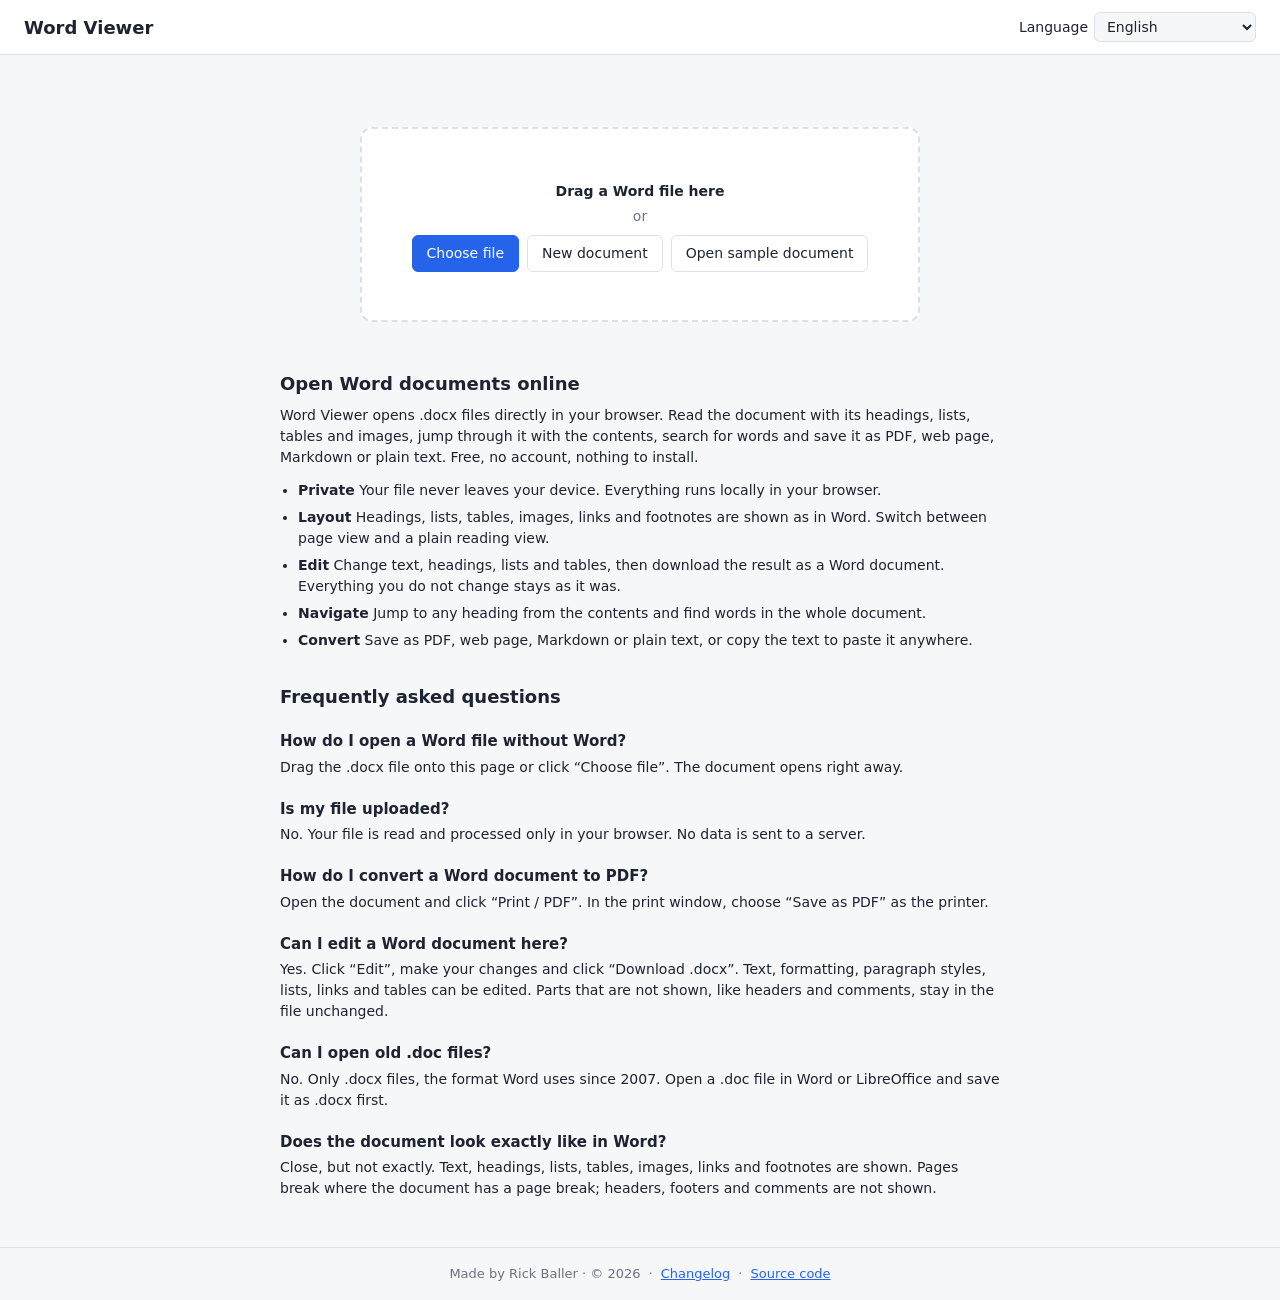
<file: index.html>
<!doctype html>
<html lang="en">
<head>
  <meta charset="utf-8">
  <meta name="viewport" content="width=device-width, initial-scale=1">
  <title>Word Viewer – Open and Edit DOCX Files Online, Free</title>
  <meta name="description" content="Open, read and edit Word documents (.docx) in your browser. Free, no sign-up and no upload: your file stays on your device. Download the edited .docx or save as PDF, HTML, Markdown or plain text.">
  <link rel="canonical" href="https://word-viewer.app/">

  <meta property="og:type" content="website">
  <meta property="og:site_name" content="Word Viewer">
  <meta property="og:title" content="Word Viewer – Open and Edit DOCX Files Online, Free">
  <meta property="og:description" content="Open and edit Word documents in your browser. Free, no sign-up, no upload.">
  <meta property="og:url" content="https://word-viewer.app/">
  <meta property="og:image" content="https://word-viewer.app/og-image.png">
  <meta property="og:image:width" content="1200">
  <meta property="og:image:height" content="630">
  <meta property="og:image:alt" content="Word Viewer: open Word documents in your browser">
  <meta property="og:locale" content="en_US">
  <meta name="twitter:card" content="summary_large_image">

  <link rel="icon" href="favicon.ico" sizes="32x32">
  <link rel="icon" href="favicon.svg" type="image/svg+xml">
  <link rel="apple-touch-icon" href="apple-touch-icon.png">
  <link rel="manifest" href="site.webmanifest">
  <meta name="theme-color" content="#ffffff" media="(prefers-color-scheme: light)">
  <meta name="theme-color" content="#1c1f25" media="(prefers-color-scheme: dark)">

  <script type="application/ld+json">
  {
    "@context": "https://schema.org",
    "@graph": [
      {
        "@type": "WebSite",
        "@id": "https://word-viewer.app/#website",
        "url": "https://word-viewer.app/",
        "name": "Word Viewer",
        "inLanguage": "en"
      },
      {
        "@type": "WebApplication",
        "@id": "https://word-viewer.app/#app",
        "name": "Word Viewer",
        "url": "https://word-viewer.app/",
        "description": "Open, read and edit Word documents (.docx) in your browser. Your file stays on your device.",
        "applicationCategory": "BusinessApplication",
        "operatingSystem": "Any",
        "browserRequirements": "Requires JavaScript",
        "isAccessibleForFree": true,
        "offers": { "@type": "Offer", "price": "0", "priceCurrency": "EUR" },
        "featureList": [
          "Open .docx files without uploading them",
          "Headings, lists, tables, images, links and footnotes",
          "Page view and reading view",
          "Contents to jump to any heading",
          "Find words in the whole document",
          "Create new Word documents",
          "Edit text, formatting, paragraph styles, lists, links and tables",
          "Download the edited document as .docx",
          "Save as PDF, HTML, Markdown or plain text",
          "Available in 17 languages"
        ],
        "screenshot": "https://word-viewer.app/og-image.png",
        "author": { "@id": "https://word-viewer.app/#author" }
      },
      {
        "@type": "Person",
        "@id": "https://word-viewer.app/#author",
        "name": "Rick Baller",
        "url": "https://github.com/RicBaller"
      },
      {
        "@type": "FAQPage",
        "mainEntity": [
          {
            "@type": "Question",
            "name": "How do I open a Word file without Word?",
            "acceptedAnswer": { "@type": "Answer", "text": "Drag the .docx file onto this page or click “Choose file”. The document opens right away." }
          },
          {
            "@type": "Question",
            "name": "Is my file uploaded?",
            "acceptedAnswer": { "@type": "Answer", "text": "No. Your file is read and processed only in your browser. No data is sent to a server." }
          },
          {
            "@type": "Question",
            "name": "How do I convert a Word document to PDF?",
            "acceptedAnswer": { "@type": "Answer", "text": "Open the document and click “Print / PDF”. In the print window, choose “Save as PDF” as the printer." }
          },
          {
            "@type": "Question",
            "name": "Can I edit a Word document here?",
            "acceptedAnswer": { "@type": "Answer", "text": "Yes. Click “Edit”, make your changes and click “Download .docx”. Text, formatting, paragraph styles, lists, links and tables can be edited. Parts that are not shown, like headers and comments, stay in the file unchanged." }
          },
          {
            "@type": "Question",
            "name": "Can I open old .doc files?",
            "acceptedAnswer": { "@type": "Answer", "text": "No. Only .docx files, the format Word uses since 2007. Open a .doc file in Word or LibreOffice and save it as .docx first." }
          },
          {
            "@type": "Question",
            "name": "Does the document look exactly like in Word?",
            "acceptedAnswer": { "@type": "Answer", "text": "Close, but not exactly. Text, headings, lists, tables, images, links and footnotes are shown. Pages break where the document has a page break; headers, footers and comments are not shown." }
          }
        ]
      }
    ]
  }
  </script>

  <link rel="stylesheet" href="style.css">
</head>
<body>
  <header class="topbar">
    <h1>Word Viewer</h1>
    <div class="topbar-end">
    <div class="actions" id="actions" hidden>
      <span id="fileInfo" class="muted"></span>
      <div class="toggle" role="group" data-i18n-aria-label="view">
        <button id="pageViewBtn" type="button" class="secondary" data-i18n="pageView">Page</button>
        <button id="textViewBtn" type="button" class="secondary" data-i18n="textView">Text</button>
        <button id="editViewBtn" type="button" class="secondary" data-i18n="edit">Edit</button>
      </div>
      <div class="split-button">
        <button id="printBtn" type="button" data-i18n="print">Print / PDF</button>
        <button id="exportMenuBtn" type="button" aria-haspopup="menu" data-i18n-aria-label="otherFormats" aria-label="Other formats"><span aria-hidden="true">▾</span></button>
      </div>
      <button id="closeBtn" type="button" class="secondary" data-i18n="openOther">Other file</button>
    </div>
    <label class="lang">
      <span data-i18n="language">Language</span>
      <select id="languageSelect"></select>
    </label>
    </div>
  </header>

  <main>
    <section id="dropzone" class="dropzone">
      <p><strong data-i18n="dropTitle">Drag a Word file here</strong></p>
      <p class="muted" data-i18n="or">or</p>
      <div class="dropzone-actions">
        <label class="button">
          <span data-i18n="chooseFile">Choose file</span>
          <input type="file" id="fileInput" accept=".docx,.docm,.dotx,.dotm,application/vnd.openxmlformats-officedocument.wordprocessingml.document" hidden>
        </label>
        <button id="newDocBtn" type="button" class="secondary" data-i18n="newDocument">New document</button>
        <button id="sampleBtn" type="button" class="secondary" data-i18n="trySample">Open sample document</button>
      </div>
      <p id="dropStatus" class="drop-status" role="status" hidden></p>
    </section>

    <section id="about" class="about">
      <h2 data-i18n="aboutTitle">Open Word documents online</h2>
      <p data-i18n="aboutIntro">Word Viewer opens .docx files directly in your browser. Read the document with its headings, lists, tables and images, jump through it with the contents, search for words and save it as PDF, web page, Markdown or plain text. Free, no account, nothing to install.</p>
      <ul class="features">
        <li><strong data-i18n="featPrivateTitle">Private</strong> <span data-i18n="featPrivate">Your file never leaves your device. Everything runs locally in your browser.</span></li>
        <li><strong data-i18n="featLayoutTitle">Layout</strong> <span data-i18n="featLayout">Headings, lists, tables, images, links and footnotes are shown as in Word. Switch between page view and a plain reading view.</span></li>
        <li><strong data-i18n="featEditTitle">Edit</strong> <span data-i18n="featEdit">Change text, headings, lists and tables, then download the result as a Word document. Everything you do not change stays as it was.</span></li>
        <li><strong data-i18n="featNavTitle">Navigate</strong> <span data-i18n="featNav">Jump to any heading from the contents and find words in the whole document.</span></li>
        <li><strong data-i18n="featExportTitle">Convert</strong> <span data-i18n="featExport">Save as PDF, web page, Markdown or plain text, or copy the text to paste it anywhere.</span></li>
      </ul>

      <h2 data-i18n="faqTitle">Frequently asked questions</h2>
      <h3 data-i18n="faqOpenQ">How do I open a Word file without Word?</h3>
      <p data-i18n="faqOpenA">Drag the .docx file onto this page or click “Choose file”. The document opens right away.</p>
      <h3 data-i18n="faqUploadQ">Is my file uploaded?</h3>
      <p data-i18n="faqUploadA">No. Your file is read and processed only in your browser. No data is sent to a server.</p>
      <h3 data-i18n="faqPdfQ">How do I convert a Word document to PDF?</h3>
      <p data-i18n="faqPdfA">Open the document and click “Print / PDF”. In the print window, choose “Save as PDF” as the printer.</p>
      <h3 data-i18n="faqEditQ">Can I edit a Word document here?</h3>
      <p data-i18n="faqEditA">Yes. Click “Edit”, make your changes and click “Download .docx”. Text, formatting, paragraph styles, lists, links and tables can be edited. Parts that are not shown, like headers and comments, stay in the file unchanged.</p>
      <h3 data-i18n="faqDocQ">Can I open old .doc files?</h3>
      <p data-i18n="faqDocA">No. Only .docx files, the format Word uses since 2007. Open a .doc file in Word or LibreOffice and save it as .docx first.</p>
      <h3 data-i18n="faqLayoutQ">Does the document look exactly like in Word?</h3>
      <p data-i18n="faqLayoutA">Close, but not exactly. Text, headings, lists, tables, images, links and footnotes are shown. Pages break where the document has a page break; headers, footers and comments are not shown.</p>
    </section>

    <section id="viewer" class="viewer" hidden>
      <div class="doc-bars">
      <div class="doc-tools">
        <button id="contentsBtn" type="button" class="secondary" aria-controls="contents" data-i18n="contents">Contents</button>
        <div class="find" role="search">
          <input type="search" id="findInput" data-i18n-placeholder="find" data-i18n-aria-label="find" placeholder="Find in document" aria-label="Find in document">
          <span id="findCount" class="muted" aria-live="polite"></span>
          <button id="findPrevBtn" type="button" class="secondary icon" data-i18n-aria-label="findPrev" aria-label="Previous match"><span aria-hidden="true">↑</span></button>
          <button id="findNextBtn" type="button" class="secondary icon" data-i18n-aria-label="findNext" aria-label="Next match"><span aria-hidden="true">↓</span></button>
        </div>
      </div>
      <div id="editTools" class="edit-tools" role="toolbar" data-i18n-aria-label="formatting" aria-label="Formatting" hidden>
        <div class="tool-group">
          <button type="button" class="secondary icon" data-cmd="undo" data-i18n-aria-label="undo" data-i18n-title="undo" aria-label="undo"><svg viewBox="0 0 16 16" aria-hidden="true"><path d="M5 3 2 6l3 3"/><path d="M2 6h7a4 4 0 0 1 0 8H6"/></svg></button>
          <button type="button" class="secondary icon" data-cmd="redo" data-i18n-aria-label="redo" data-i18n-title="redo" aria-label="redo"><svg viewBox="0 0 16 16" aria-hidden="true"><path d="m11 3 3 3-3 3"/><path d="M14 6H7a4 4 0 0 0 0 8h3"/></svg></button>
        </div>
        <div class="tool-group">
          <select id="styleSelect" data-i18n-aria-label="paragraphStyle" data-i18n-title="paragraphStyle" aria-label="Paragraph style"></select>
          <select id="fontSelect" data-i18n-aria-label="font" data-i18n-title="font" aria-label="Font"></select>
          <select id="sizeSelect" class="size" data-i18n-aria-label="fontSize" data-i18n-title="fontSize" aria-label="Font size"></select>
        </div>
        <div class="tool-group">
          <button type="button" class="secondary icon" data-cmd="bold" data-i18n-aria-label="bold" data-i18n-title="bold" aria-label="bold" aria-pressed="false"><b>B</b></button>
          <button type="button" class="secondary icon" data-cmd="italic" data-i18n-aria-label="italic" data-i18n-title="italic" aria-label="italic" aria-pressed="false"><i>I</i></button>
          <button type="button" class="secondary icon" data-cmd="underline" data-i18n-aria-label="underline" data-i18n-title="underline" aria-label="underline" aria-pressed="false"><u>U</u></button>
          <button type="button" class="secondary icon" data-cmd="strike" data-i18n-aria-label="strike" data-i18n-title="strike" aria-label="strike" aria-pressed="false"><s>S</s></button>
          <button type="button" class="secondary icon" data-cmd="superscript" data-i18n-aria-label="superscript" data-i18n-title="superscript" aria-label="superscript" aria-pressed="false">x<sup>2</sup></button>
          <button type="button" class="secondary icon" data-cmd="subscript" data-i18n-aria-label="subscript" data-i18n-title="subscript" aria-label="subscript" aria-pressed="false">x<sub>2</sub></button>
          <label class="color-tool secondary" data-i18n-title="textColor"><span aria-hidden="true">A</span><input type="color" id="colorInput" value="#000000" data-i18n-aria-label="textColor" aria-label="Text color"></label>
          <button type="button" class="secondary icon" data-cmd="highlight" data-i18n-aria-label="highlight" data-i18n-title="highlight" aria-label="highlight" aria-haspopup="menu"><svg viewBox="0 0 16 16" aria-hidden="true"><path d="m9 2 5 5-6 6H3v-5z"/><path d="M2 15h12"/></svg></button>
        </div>
        <div class="tool-group">
          <button type="button" class="secondary icon" data-cmd="alignLeft" data-i18n-aria-label="alignLeft" data-i18n-title="alignLeft" aria-label="alignLeft" aria-pressed="false"><svg viewBox="0 0 16 16" aria-hidden="true"><path d="M2 3h12"/><path d="M2 6.5h8"/><path d="M2 10h12"/><path d="M2 13.5h8"/></svg></button>
          <button type="button" class="secondary icon" data-cmd="alignCenter" data-i18n-aria-label="alignCenter" data-i18n-title="alignCenter" aria-label="alignCenter" aria-pressed="false"><svg viewBox="0 0 16 16" aria-hidden="true"><path d="M2 3h12"/><path d="M4 6.5h8"/><path d="M2 10h12"/><path d="M4 13.5h8"/></svg></button>
          <button type="button" class="secondary icon" data-cmd="alignRight" data-i18n-aria-label="alignRight" data-i18n-title="alignRight" aria-label="alignRight" aria-pressed="false"><svg viewBox="0 0 16 16" aria-hidden="true"><path d="M2 3h12"/><path d="M6 6.5h8"/><path d="M2 10h12"/><path d="M6 13.5h8"/></svg></button>
          <button type="button" class="secondary icon" data-cmd="justify" data-i18n-aria-label="justify" data-i18n-title="justify" aria-label="justify" aria-pressed="false"><svg viewBox="0 0 16 16" aria-hidden="true"><path d="M2 3h12"/><path d="M2 6.5h12"/><path d="M2 10h12"/><path d="M2 13.5h12"/></svg></button>
        </div>
        <div class="tool-group">
          <button type="button" class="secondary icon" data-cmd="bullets" data-i18n-aria-label="bullets" data-i18n-title="bullets" aria-label="bullets" aria-pressed="false"><svg viewBox="0 0 16 16" aria-hidden="true"><circle cx="3" cy="4" r="1.2"/><circle cx="3" cy="8" r="1.2"/><circle cx="3" cy="12" r="1.2"/><path d="M6 4h8"/><path d="M6 8h8"/><path d="M6 12h8"/></svg></button>
          <button type="button" class="secondary icon list-style" data-cmd="bulletStyle" data-i18n-aria-label="bulletStyle" data-i18n-title="bulletStyle" aria-label="Bullet style" aria-haspopup="menu"><span aria-hidden="true">▾</span></button>
          <button type="button" class="secondary icon" data-cmd="numbering" data-i18n-aria-label="numbering" data-i18n-title="numbering" aria-label="numbering" aria-pressed="false"><svg viewBox="0 0 16 16" aria-hidden="true"><text x="0.5" y="6" font-size="5">1</text><text x="0.5" y="13" font-size="5">2</text><path d="M6 4h8"/><path d="M6 11h8"/></svg></button>
          <button type="button" class="secondary icon list-style" data-cmd="numberingStyle" data-i18n-aria-label="numberingStyle" data-i18n-title="numberingStyle" aria-label="Numbering style" aria-haspopup="menu"><span aria-hidden="true">▾</span></button>
          <button type="button" class="secondary icon" data-cmd="outdent" data-i18n-aria-label="outdent" data-i18n-title="outdent" aria-label="outdent"><svg viewBox="0 0 16 16" aria-hidden="true"><path d="M7 3h7"/><path d="M7 8h7"/><path d="M7 13h7"/><path d="M5 5 2 8l3 3"/></svg></button>
          <button type="button" class="secondary icon" data-cmd="indent" data-i18n-aria-label="indentMore" data-i18n-title="indentMore" aria-label="indentMore"><svg viewBox="0 0 16 16" aria-hidden="true"><path d="M7 3h7"/><path d="M7 8h7"/><path d="M7 13h7"/><path d="m2 5 3 3-3 3"/></svg></button>
        </div>
        <div class="tool-group">
          <button type="button" class="secondary icon" data-cmd="link" data-i18n-aria-label="link" data-i18n-title="link" aria-label="link"><svg viewBox="0 0 16 16" aria-hidden="true"><path d="M7 9a3 3 0 0 0 4 0l2-2a3 3 0 0 0-4-4l-1 1"/><path d="M9 7a3 3 0 0 0-4 0L3 9a3 3 0 0 0 4 4l1-1"/></svg></button>
          <button type="button" class="secondary icon" data-cmd="table" data-i18n-aria-label="table" data-i18n-title="table" aria-label="table" aria-haspopup="menu"><svg viewBox="0 0 16 16" aria-hidden="true"><rect x="2" y="3" width="12" height="10" rx="1"/><path d="M2 7h12"/><path d="M2 10h12"/><path d="M6 3v10"/><path d="M10 3v10"/></svg></button>
          <button type="button" class="secondary icon" data-cmd="pageBreak" data-i18n-aria-label="pageBreak" data-i18n-title="pageBreak" aria-label="pageBreak"><svg viewBox="0 0 16 16" aria-hidden="true"><path d="M3 2v4h10V2"/><path d="M3 14v-4h10v4"/><path d="M1 8h2m2 0h2m2 0h2m2 0h2" /></svg></button>
        </div>
        <button id="saveDocxBtn" type="button" class="save-docx" data-i18n="saveDocx">Download .docx</button>
      </div>
      </div>
      <div class="viewer-body">
        <nav id="contents" class="contents" data-i18n-aria-label="contents" aria-label="Contents" hidden>
          <h2 data-i18n="contents">Contents</h2>
          <ol id="contentsList"></ol>
          <p id="contentsEmpty" class="muted" data-i18n="noHeadings" hidden>This document has no headings.</p>
        </nav>
        <div id="docHost" class="doc-host"></div>
      </div>
    </section>
  </main>

  <footer class="footer">
    <span id="credits"></span>
    <span aria-hidden="true">·</span>
    <a href="changelog.html" id="changelogLink" data-i18n="changelog">Changelog</a>
    <span aria-hidden="true">·</span>
    <a href="https://github.com/RicBaller/word-viewer" target="_blank" rel="noopener" data-i18n="sourceCode">Source code</a>
  </footer>

  <script src="i18n.js"></script>
  <script src="site.js"></script>
  <script src="docx.js"></script>
  <script src="paginate.js"></script>
  <script src="docx-edit.js"></script>
  <script src="export.js"></script>
  <script src="editor.js"></script>
  <script src="app.js"></script>
</body>
</html>
</file>
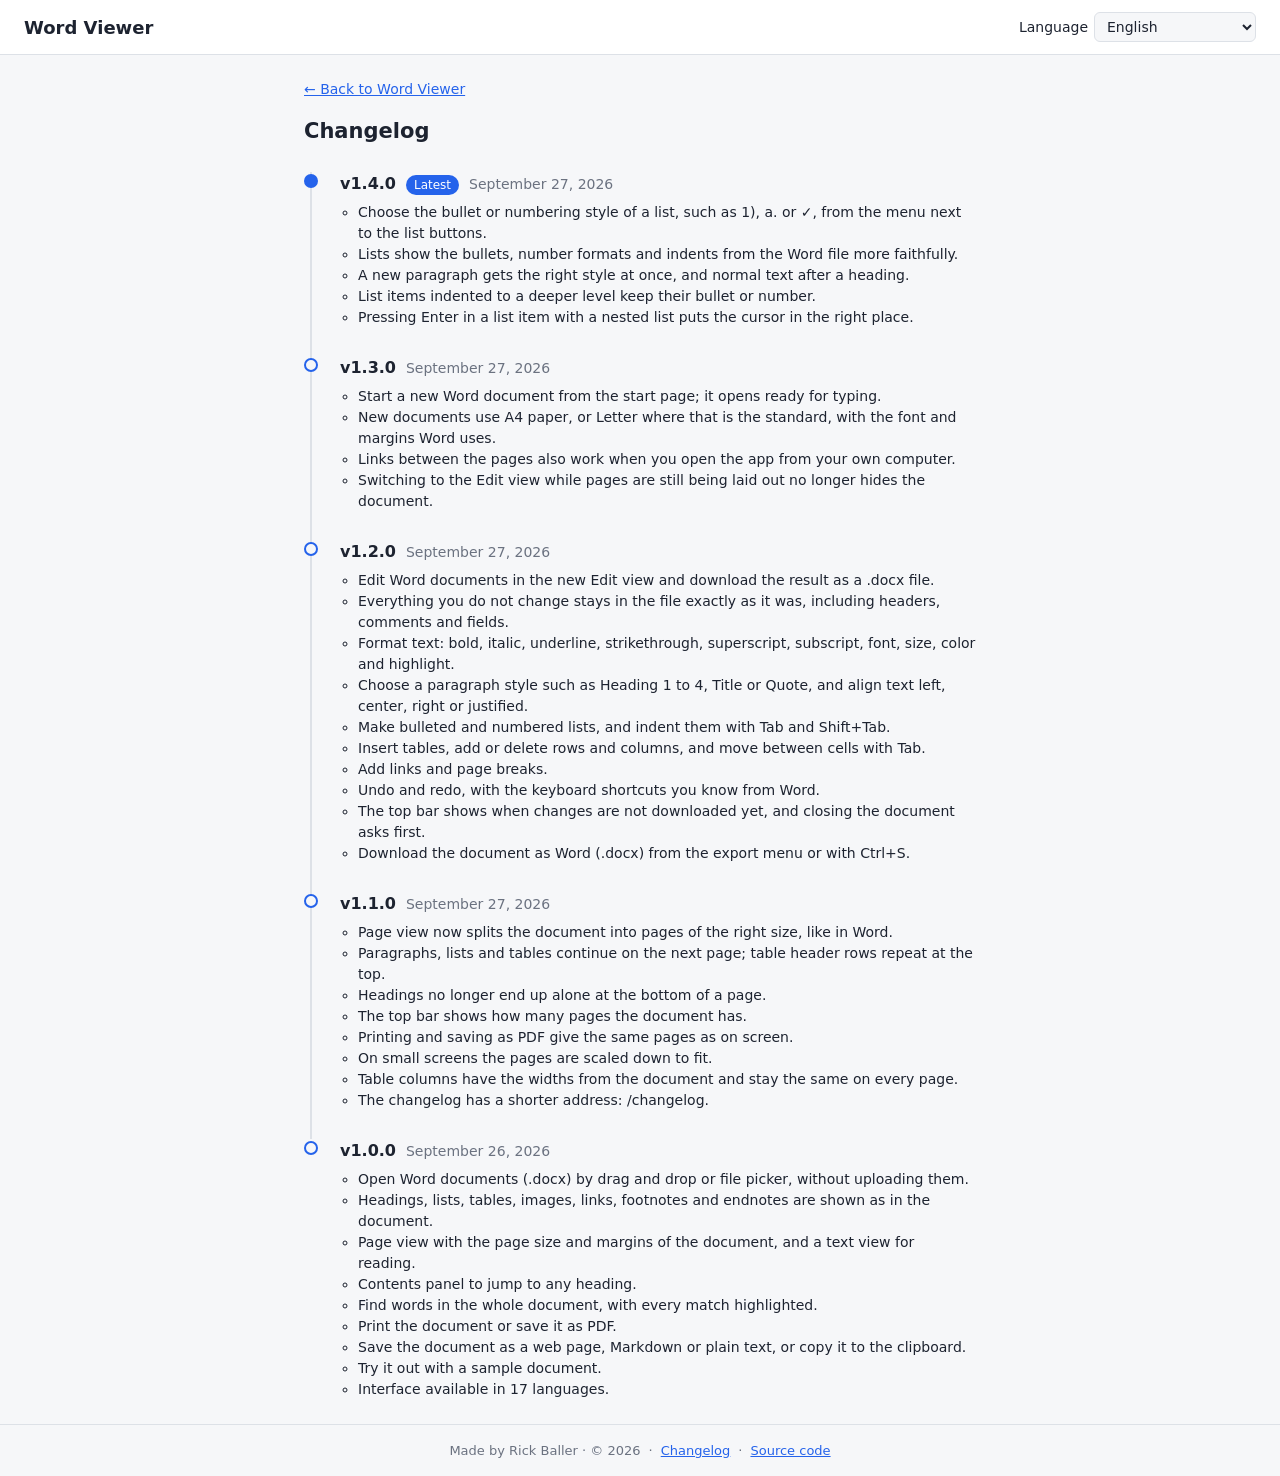
<file: changelog.html>
<!doctype html>
<html lang="en">
<head>
  <meta charset="utf-8">
  <meta name="viewport" content="width=device-width, initial-scale=1">
  <title>Changelog – Word Viewer</title>
  <meta name="description" content="Release history of Word Viewer, the free browser app to open Word documents. See what is new in each version.">
  <link rel="canonical" href="https://word-viewer.app/changelog">

  <meta property="og:type" content="website">
  <meta property="og:site_name" content="Word Viewer">
  <meta property="og:title" content="Changelog – Word Viewer">
  <meta property="og:description" content="Release history of Word Viewer. See what is new in each version.">
  <meta property="og:url" content="https://word-viewer.app/changelog">
  <meta property="og:image" content="https://word-viewer.app/og-image.png">
  <meta property="og:image:width" content="1200">
  <meta property="og:image:height" content="630">
  <meta property="og:image:alt" content="Word Viewer: open Word documents in your browser">
  <meta name="twitter:card" content="summary_large_image">

  <link rel="icon" href="favicon.ico" sizes="32x32">
  <link rel="icon" href="favicon.svg" type="image/svg+xml">
  <link rel="apple-touch-icon" href="apple-touch-icon.png">
  <link rel="manifest" href="site.webmanifest">
  <meta name="theme-color" content="#ffffff" media="(prefers-color-scheme: light)">
  <meta name="theme-color" content="#1c1f25" media="(prefers-color-scheme: dark)">

  <script type="application/ld+json">
  {
    "@context": "https://schema.org",
    "@type": "BreadcrumbList",
    "itemListElement": [
      { "@type": "ListItem", "position": 1, "name": "Word Viewer", "item": "https://word-viewer.app/" },
      { "@type": "ListItem", "position": 2, "name": "Changelog", "item": "https://word-viewer.app/changelog" }
    ]
  }
  </script>

  <link rel="stylesheet" href="style.css">
</head>
<body>
  <header class="topbar">
    <h1><a href="index.html" class="home">Word Viewer</a></h1>
    <div class="topbar-end">
      <label class="lang">
        <span data-i18n="language">Language</span>
        <select id="languageSelect"></select>
      </label>
    </div>
  </header>

  <main class="changelog">
    <a href="index.html" data-i18n="backToApp">← Back to Word Viewer</a>
    <h2 data-i18n="changelog">Changelog</h2>
    <ol id="timeline" class="timeline"></ol>
  </main>

  <footer class="footer">
    <span id="credits"></span>
    <span aria-hidden="true">·</span>
    <a href="changelog.html" data-i18n="changelog">Changelog</a>
    <span aria-hidden="true">·</span>
    <a href="https://github.com/RicBaller/word-viewer" target="_blank" rel="noopener" data-i18n="sourceCode">Source code</a>
  </footer>

  <script src="i18n.js"></script>
  <script src="site.js"></script>
  <script src="changelog.js"></script>
</body>
</html>
</file>
<file: style.css>
:root {
  --bg: #f6f7f9;
  --surface: #ffffff;
  --text: #1d2330;
  --muted: #6b7280;
  --border: #dde1e7;
  --accent: #2563eb;
  --accent-text: #ffffff;
  --danger: #dc2626;
  --hover: #eef3fe;
  --desk: #e9ebef;
  --page-shadow: 0 1px 3px rgba(0, 0, 0, .12), 0 4px 16px rgba(0, 0, 0, .06);
  --tools-height: 52px;
}

@media (prefers-color-scheme: dark) {
  :root {
    --bg: #14161a;
    --surface: #1c1f25;
    --text: #e6e8eb;
    --muted: #9aa1ac;
    --border: #2f343c;
    --accent: #3b82f6;
    --hover: #26303f;
    --desk: #0f1114;
    --page-shadow: 0 1px 3px rgba(0, 0, 0, .5), 0 4px 16px rgba(0, 0, 0, .4);
  }
}

* { box-sizing: border-box; }

body {
  display: flex;
  flex-direction: column;
  min-height: 100vh;
  margin: 0;
  font: 14px/1.5 system-ui, -apple-system, "Segoe UI", sans-serif;
  background: var(--bg);
  color: var(--text);
}

[hidden] { display: none !important; }

.topbar {
  display: flex;
  align-items: center;
  justify-content: space-between;
  gap: 16px;
  flex-wrap: wrap;
  padding: 12px 24px;
  background: var(--surface);
  border-bottom: 1px solid var(--border);
}

.topbar h1 { font-size: 18px; margin: 0; }

.topbar-end { display: flex; align-items: center; gap: 16px; flex-wrap: wrap; }

.actions { display: flex; align-items: center; gap: 8px; flex-wrap: wrap; }
#fileInfo { max-width: 40ch; overflow: hidden; text-overflow: ellipsis; white-space: nowrap; }

.lang { display: flex; align-items: center; gap: 6px; }

main { flex: 1; padding: 24px; }

a { color: var(--accent); }

.footer {
  display: flex;
  justify-content: center;
  flex-wrap: wrap;
  gap: 8px;
  padding: 16px 24px;
  border-top: 1px solid var(--border);
  color: var(--muted);
  font-size: 13px;
}

.muted { color: var(--muted); }

button, .button {
  display: inline-block;
  padding: 7px 14px;
  border: 1px solid var(--accent);
  border-radius: 6px;
  background: var(--accent);
  color: var(--accent-text);
  font: inherit;
  cursor: pointer;
}

button.secondary {
  background: transparent;
  color: var(--text);
  border-color: var(--border);
}

button.icon { padding-inline: 10px; }
button:disabled { opacity: .4; cursor: default; }

select, input[type="search"] {
  font: inherit;
  padding: 5px 8px;
  border: 1px solid var(--border);
  border-radius: 6px;
  background: var(--bg);
  color: var(--text);
}

.dropzone {
  max-width: 560px;
  margin: 48px auto;
  padding: 48px 24px;
  text-align: center;
  border: 2px dashed var(--border);
  border-radius: 12px;
  background: var(--surface);
  transition: border-color .15s, background .15s;
}

.dropzone p { margin: 4px 0; }
.dropzone-actions { display: flex; justify-content: center; flex-wrap: wrap; gap: 8px; margin-top: 8px; }
.dropzone .drop-status { margin-top: 16px; color: var(--muted); }
.dropzone .drop-status.error { color: var(--danger); }

body.dragging .dropzone {
  border-color: var(--accent);
  background: var(--hover);
}

.about { max-width: 720px; margin: 0 auto 24px; }
.about h2 { font-size: 18px; margin: 32px 0 8px; }
.about h3 { font-size: 15px; margin: 20px 0 4px; }
.about p { margin: 0 0 8px; }
.features { margin: 12px 0 0; padding-inline-start: 18px; }
.features li { margin-bottom: 6px; }

.not-found { max-width: 560px; margin: 48px auto; text-align: center; }
a.button { text-decoration: none; }

/* Main action with a menu arrow attached to its end. */
.split-button { display: inline-flex; }
.split-button button:first-child { border-start-end-radius: 0; border-end-end-radius: 0; }
.split-button button:last-child {
  padding-inline: 8px;
  border-start-start-radius: 0;
  border-end-start-radius: 0;
  border-inline-start-color: rgba(255, 255, 255, .35);
}

.toggle { display: inline-flex; }
.toggle button { border-radius: 0; }
.toggle button:first-child { border-start-start-radius: 6px; border-end-start-radius: 6px; }
.toggle button:last-child { border-start-end-radius: 6px; border-end-end-radius: 6px; margin-inline-start: -1px; }
.toggle button.active, .doc-tools button.active { background: var(--accent); border-color: var(--accent); color: var(--accent-text); }

.menu {
  position: fixed;
  z-index: 10;
  display: flex;
  flex-direction: column;
  padding: 4px;
  background: var(--surface);
  border: 1px solid var(--border);
  border-radius: 8px;
  box-shadow: 0 4px 16px rgba(0, 0, 0, .15);
}

.menu button { border: none; border-radius: 4px; padding: 6px 10px; text-align: start; white-space: nowrap; }
.menu button:hover, .menu button:focus-visible { background: var(--hover); }

.menu-group { display: flex; flex-direction: column; }
.menu-group + *, * + .menu-group { margin-top: 4px; padding-top: 4px; border-top: 1px solid var(--border); }
.menu-group-label { padding: 4px 10px 2px; color: var(--muted); font-size: 12px; }
.menu-group button { padding-inline-start: 18px; }

.toast {
  position: fixed;
  z-index: 20;
  bottom: calc(24px + env(safe-area-inset-bottom, 0px));
  left: 50%;
  transform: translateX(-50%);
  padding: 8px 16px;
  border-radius: 6px;
  background: var(--text);
  color: var(--bg);
  box-shadow: 0 4px 16px rgba(0, 0, 0, .2);
}

/* ---------- Viewer ---------- */

main:has(> .viewer:not([hidden])) { padding: 0; background: var(--desk); }

.doc-bars {
  position: sticky;
  top: 0;
  z-index: 5;
}

.doc-tools {
  display: flex;
  align-items: center;
  gap: 8px;
  flex-wrap: wrap;
  min-height: var(--tools-height);
  padding: 8px 24px;
  background: var(--surface);
  border-bottom: 1px solid var(--border);
}

.find { display: flex; align-items: center; gap: 6px; margin-inline-start: auto; }
.find input { width: 220px; }
#findCount { min-width: 7ch; font-variant-numeric: tabular-nums; text-align: end; }

::highlight(find) { background: #fde68a; }
::highlight(find-current) { background: #f59e0b; }

.viewer-body { display: flex; align-items: flex-start; gap: 24px; padding: 24px; }

.contents {
  position: sticky;
  top: calc(var(--tools-height) + 24px);
  flex: 0 0 260px;
  max-height: calc(100vh - var(--tools-height) - 48px);
  overflow: auto;
  padding: 16px;
  background: var(--surface);
  border: 1px solid var(--border);
  border-radius: 8px;
}

.contents h2 { font-size: 14px; margin: 0 0 8px; }
.contents ol { list-style: none; margin: 0; padding: 0; }
.contents li { padding-inline-start: calc(var(--level, 0) * 14px); }
.contents a {
  display: block;
  padding: 3px 6px;
  border-radius: 4px;
  color: var(--text);
  text-decoration: none;
  overflow: hidden;
  text-overflow: ellipsis;
  white-space: nowrap;
}
.contents a:hover { background: var(--hover); color: var(--accent); }
.contents p { margin: 0; }

.doc-host { flex: 1; min-width: 0; }

@media (max-width: 899px) {
  .viewer-body { display: block; padding: 16px 12px; }
  .contents { position: static; max-height: none; margin-bottom: 16px; }
  .find { margin-inline-start: 0; flex: 1; }
  .find input { flex: 1; width: auto; min-width: 0; }
  .doc-tools { padding-inline: 12px; }
}

/* ---------- Document ----------
   The document keeps its own colors, so it is always shown on white paper, also in dark mode. */

.doc {
  color-scheme: light;
  position: relative;
  box-sizing: border-box;
  margin: 0 auto;
  background: #fff;
  color: #000;
  line-height: 1.15;
  white-space: pre-wrap;
  tab-size: 4;
  overflow-wrap: break-word;
  font-family: Calibri, Carlito, "Segoe UI", system-ui, sans-serif;
}

.doc p, .doc h1, .doc h2, .doc h3, .doc h4, .doc h5, .doc h6, .doc ul, .doc ol, .doc li { margin: 0; }
.doc h1, .doc h2, .doc h3, .doc h4, .doc h5, .doc h6 { scroll-margin-top: calc(var(--tools-height) + 16px); }
.doc h1 { font-size: 16pt; font-weight: normal; }
.doc h2 { font-size: 13pt; font-weight: normal; }
.doc h3 { font-size: 12pt; font-weight: normal; }
.doc h4, .doc h5, .doc h6 { font-size: 1em; font-weight: normal; }
.doc h1.doc-title { font-size: 28pt; }
.doc ul, .doc ol { padding-inline-start: 2em; }
/* Numbers like 1) or (a): browsers only have the period built in. */
.doc ol.custom-number > li::marker { content: var(--num-before) counter(list-item, var(--num-style)) var(--num-after) "  "; }
.doc a { color: #0563c1; }
.doc a.bookmark { color: inherit; }
.doc img { max-width: 100%; height: auto; vertical-align: bottom; }
.doc .image-missing {
  display: inline-block;
  padding: 16px;
  border: 1px dashed #999;
  color: #666;
  font-size: 10pt;
  white-space: normal;
}
.doc .textbox { display: block; margin: 8px 0; padding: 8px; border: 1px solid #bbb; }
.doc .math { font-family: "Cambria Math", "STIX Two Math", serif; font-style: italic; }

.doc table { border-collapse: collapse; margin: 4px 0 12px; white-space: normal; max-width: 100%; }
.doc td { border: 1px solid #999; padding: 4px 6px; vertical-align: top; white-space: pre-wrap; }
.doc td > :last-child { margin-bottom: 0 !important; }

.doc .noteref a { text-decoration: none; }
.doc .notes { margin-top: 32px; font-size: .85em; }
.doc .notes hr { width: 33%; margin: 0 0 8px; border: 0; border-top: 1px solid #999; }
.doc .noteback { text-decoration: none; }

/* Page breaks are handled by the page layout (paginate.js); in the text view they are not shown. */
.doc .page-break { display: none; }

/* Page view: sheets with the paper size and margins of the document. On narrow screens the
   whole stack is scaled down (zoom, set in app.js), so the layout of each page stays the same. */
.pages { width: max-content; margin: 0 auto; }
.doc.page {
  width: var(--page-width, 816px);
  min-height: var(--page-height, 1056px);
  margin-bottom: 24px;
  padding: var(--page-top, 96px) var(--page-right, 96px) var(--page-bottom, 96px) var(--page-left, 96px);
  box-shadow: var(--page-shadow);
}
/* Block formatting context: the margins of the first paragraph stay inside the text area.
   Space below the last block on a page is dropped, as in Word. */
.page-body { display: flow-root; }
.page-body > :last-child { margin-bottom: 0 !important; }
/* The rest of a split list item continues without a second bullet or number. */
.doc li.continued { list-style-type: none; }

/* Text view: no paper, the text reflows at a comfortable width. */
.doc:not(.page):not(.editing) {
  max-width: 760px;
  padding: 40px 48px;
  border-radius: 8px;
  line-height: 1.5;
}
/* Paragraphs carry the line spacing of the document inline; reading view uses its own. */
.doc:not(.page):not(.editing) :is(p, li, td) { line-height: 1.5 !important; }

@media (max-width: 899px) {
  .doc:not(.page):not(.editing) { padding: 24px 20px; }
}

/* Edit view: one long sheet with the width and margins of the paper, as in Word's draft view. */
.doc.editing {
  width: var(--page-width, 816px);
  max-width: 100%;
  min-height: var(--page-height, 1056px);
  padding: var(--page-top, 96px) var(--page-right, 96px) var(--page-bottom, 96px) var(--page-left, 96px);
  box-shadow: var(--page-shadow);
  outline: none;
  caret-color: #000;
}
.doc.editing .page-break {
  display: block;
  height: 0;
  margin: 12px 0;
  border: 0;
  border-top: 1px dashed #8a8f98;
}
.doc.editing [contenteditable="false"] { cursor: default; }
.doc.editing .textbox, .doc.editing .notes { opacity: .75; }

@media (max-width: 899px) {
  .doc.editing { min-height: 0; padding: 24px 20px; }
}

/* ---------- Edit toolbar ---------- */

.edit-tools {
  display: flex;
  align-items: center;
  gap: 6px 12px;
  flex-wrap: wrap;
  padding: 6px 24px;
  background: var(--surface);
  border-bottom: 1px solid var(--border);
}
.tool-group { display: flex; align-items: center; gap: 2px; }
.edit-tools button.icon {
  display: inline-flex;
  align-items: center;
  justify-content: center;
  min-width: 32px;
  height: 32px;
  padding: 0 6px;
  border-color: transparent;
  font-size: 15px;
  line-height: 1;
}
.edit-tools button.icon:hover { background: var(--hover); }
.edit-tools button[aria-pressed="true"] { background: var(--hover); border-color: var(--accent); color: var(--accent); }
.edit-tools svg { width: 16px; height: 16px; fill: none; stroke: currentColor; stroke-width: 1.5; stroke-linecap: round; stroke-linejoin: round; }
.edit-tools svg circle, .edit-tools svg text { fill: currentColor; stroke: none; }
.edit-tools select { height: 32px; padding-block: 0; }
#styleSelect { width: 150px; }
#fontSelect { width: 140px; }
.edit-tools select.size { width: 64px; }
.color-tool {
  position: relative;
  display: inline-flex;
  align-items: center;
  justify-content: center;
  width: 32px;
  height: 32px;
  border-radius: 6px;
  font-weight: 700;
  cursor: pointer;
}
.color-tool:hover { background: var(--hover); }
.color-tool span { border-bottom: 3px solid var(--color, #000); line-height: 1.1; box-shadow: 0 1px 0 var(--border); }
.color-tool input { position: absolute; inset: 0; width: 100%; height: 100%; opacity: 0; cursor: pointer; }
.save-docx { margin-inline-start: auto; }
.edit-tools button.list-style { min-width: 16px; padding: 0 2px; margin-inline-start: -2px; font-size: 11px; }

/* Small screens: the toolbar is one row that scrolls sideways, so it does not cover the text. */
@media (max-width: 899px) {
  .edit-tools { flex-wrap: nowrap; overflow-x: auto; padding-inline: 12px; scrollbar-width: thin; }
  .tool-group, .save-docx { flex-shrink: 0; }
  .save-docx { margin-inline-start: 0; }
}

/* ---------- Print ---------- */

@media print {
  body { display: block; background: #fff; }
  .topbar, .footer, .doc-bars, .contents, .toast, .menu { display: none !important; }
  /* Block layout: browsers ignore forced page breaks inside flex items. */
  main, .viewer-body { display: block; padding: 0 !important; background: none !important; }
  .doc { print-color-adjust: exact; -webkit-print-color-adjust: exact; }
  /* Each sheet on screen is one printed page; @page has no margin, the sheet has them. */
  .pages { zoom: 1 !important; }
  /* A little under the paper height, so rounding never pushes a sheet onto two printed pages. */
  .doc.page { min-height: calc(var(--page-height, 1056px) - 2px); margin: 0; box-shadow: none; }
  .doc.page + .doc.page { break-before: page; }
  .doc:not(.page) { max-width: none; padding: 0; border-radius: 0; }
  ::highlight(find), ::highlight(find-current) { background: none; }
}

/* ---------- Changelog ---------- */

.home { color: inherit; text-decoration: none; }

.changelog { width: 100%; max-width: 720px; margin-inline: auto; box-sizing: border-box; }
.changelog h2 { margin: 16px 0 24px; }

.timeline { list-style: none; margin: 0; padding: 0; }

.release {
  position: relative;
  padding-inline-start: 28px;
  padding-bottom: 28px;
  border-inline-start: 2px solid var(--border);
  margin-inline-start: 6px;
}
.release:last-child { border-color: transparent; padding-bottom: 0; }

/* Dot on the timeline line. */
.release::before {
  content: '';
  position: absolute;
  inset-inline-start: -8px;
  top: 2px;
  width: 10px;
  height: 10px;
  border: 2px solid var(--accent);
  border-radius: 50%;
  background: var(--bg);
}
.release:first-child::before { background: var(--accent); }

.release-head { display: flex; align-items: baseline; gap: 10px; flex-wrap: wrap; margin-bottom: 6px; }
.release-version { font-weight: 600; font-size: 16px; color: var(--text); text-decoration: none; }
.release-version:hover { text-decoration: underline; }
.release-latest {
  padding: 1px 8px;
  border-radius: 999px;
  background: var(--accent);
  color: var(--accent-text);
  font-size: 12px;
}
.release ul { margin: 0; padding-inline-start: 18px; }
.release:target .release-version { color: var(--accent); }
</file>
